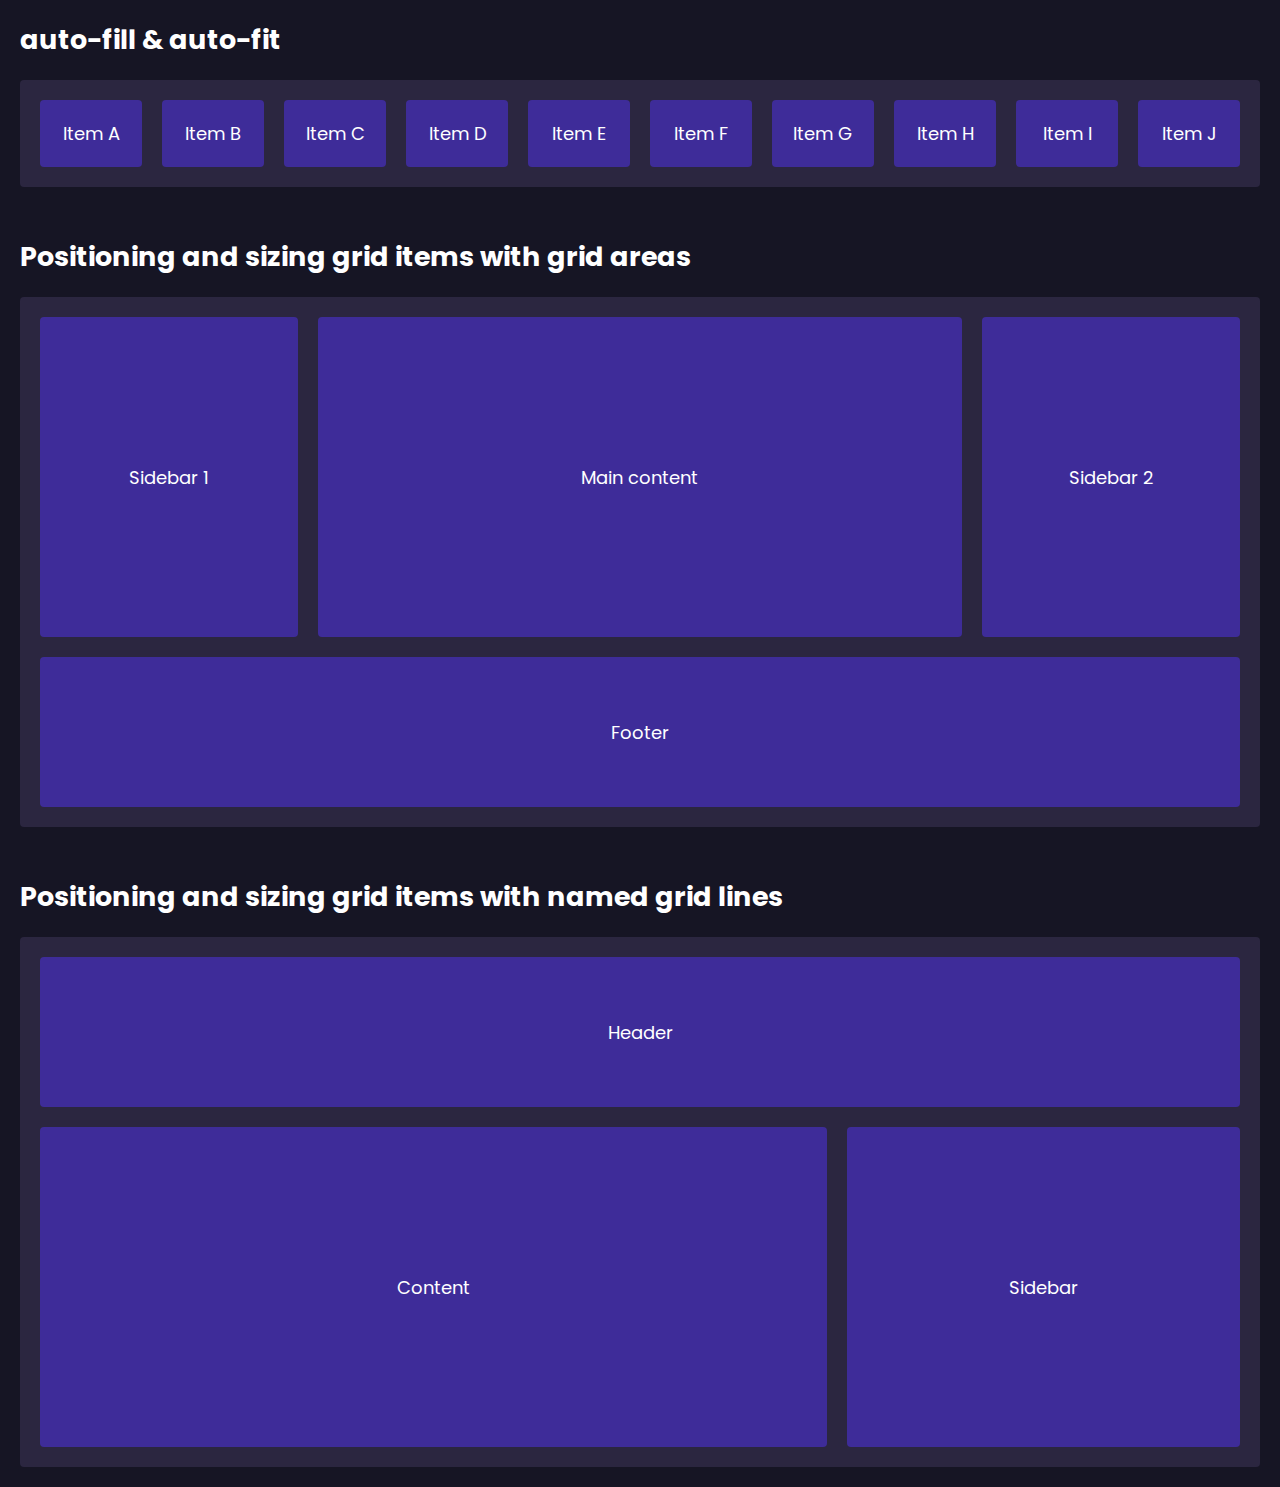
<file: index.html>
<!DOCTYPE html>
<html lang="en">
  <head>
    <meta charset="UTF-8" />
    <meta http-equiv="X-UA-Compatible" content="IE=edge" />
    <meta name="viewport" content="width=device-width, initial-scale=1.0" />
    <link
      href="https://fonts.googleapis.com/css2?family=Poppins:wght@400;600&display=swap"
      rel="stylesheet"
    />
    <link rel="stylesheet" href="styles.css" />
    <title>CSS Grid</title>
  </head>
  <body>
    <!-- Emmet code -> .container>.item.item-${$}*10 -->
    <!-- <section class="section">
      <h2 class="heading">Placing and sizing grid items</h2>
      <div class="container container-1">
        <div class="item item-1">1</div>
        <div class="item item-2">2</div>
        <div class="item item-3">3</div>
        <div class="item item-4">4</div>
        <div class="item item-5">5</div>
        <div class="item item-6">6</div>
        <div class="item item-7">7</div>
        <div class="item item-8">8</div>
        <div class="item item-9">9</div>
        <div class="item item-10">10</div>
        <div class="item item-11">11</div>
        <div class="item item-12">12</div>
        <div class="item item-13">13</div>
        <div class="item item-14">14</div>
        <div class="item item-15">15</div>
        <div class="item item-16">16</div>
        <div class="item item-17">17</div>
        <div class="item item-18">18</div>
        <div class="item item-19">19</div>
        <div class="item item-20">20</div>
        <div class="item item-21">21</div>
        <div class="item item-22">22</div>
        <div class="item item-23">23</div>
        <div class="item item-24">24</div>
        <div class="item item-25">25</div>
        <div class="item item-26">26</div>
        <div class="item item-27">27</div>
        <div class="item item-28">28</div>
        <div class="item item-29">29</div>
        <div class="item item-30">30</div>
      </div>
    </section> -->

    <section class="section">
      <h2 class="heading">auto-fill & auto-fit</h2>
      <div class="container container-2">
        <div class="item item-a">Item A</div>
        <div class="item item-b">Item B</div>
        <div class="item item-c">Item C</div>
        <div class="item item-d">Item D</div>
        <div class="item item-e">Item E</div>
        <div class="item item-f">Item F</div>
        <div class="item item-g">Item G</div>
        <div class="item item-h">Item H</div>
        <div class="item item-i">Item I</div>
        <div class="item item-j">Item J</div>
      </div>
    </section>

    <section class="section">
      <h2 class="heading">Positioning and sizing grid items with grid areas</h2>
      <div class="container container-3">
        <div class="item sidebar-1">Sidebar 1</div>
        <div class="item main-content">Main content</div>
        <div class="item sidebar-2">Sidebar 2</div>
        <div class="item footer">Footer</div>
      </div>
    </section>

    <section class="section">
      <h2 class="heading">
        Positioning and sizing grid items with named grid lines
      </h2>
      <div class="container container-4">
        <div class="item header">Header</div>
        <div class="item content">Content</div>
        <div class="item sidebar">Sidebar</div>
      </div>
    </section>
  </body>
</html>
</file>
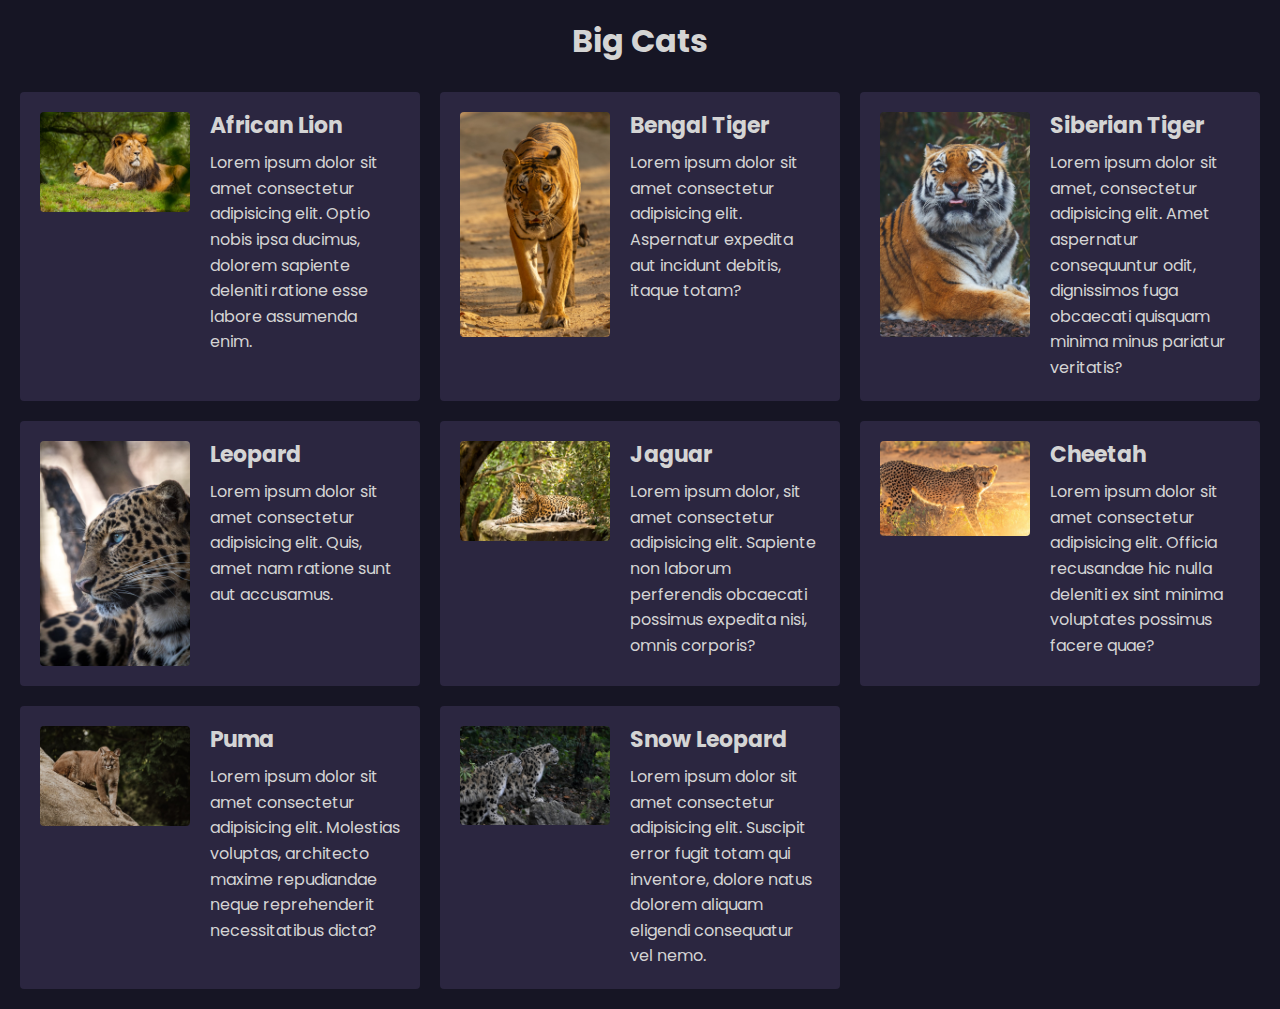
<file: big-cats.html>
<!DOCTYPE html>
<html lang="en">
  <head>
    <meta charset="UTF-8" />
    <meta http-equiv="X-UA-Compatible" content="IE=edge" />
    <meta name="viewport" content="width=device-width, initial-scale=1.0" />
    <link
      href="https://fonts.googleapis.com/css2?family=Poppins:wght@400;600&display=swap"
      rel="stylesheet"
    />
    <link rel="stylesheet" href="big-cats.css" />
    <title>Big Cats</title>
  </head>
  <body>
    <h1 class="website-title">Big Cats</h1>
    <ul class="big-cats">
      <li class="big-cat">
        <img
          src="img/lion.jpg"
          alt="African Lion resting with its cub"
          class="image"
        />
        <div class="text-content">
          <h3 class="big-cat-title">African Lion</h3>
          <p class="description">
            Lorem ipsum dolor sit amet consectetur adipisicing elit. Optio nobis
            ipsa ducimus, dolorem sapiente deleniti ratione esse labore
            assumenda enim.
          </p>
        </div>
      </li>
      <li class="big-cat">
        <img
          src="img/bengal-tiger.jpg"
          alt="Bengal Tiger walking"
          class="image"
        />
        <div class="text-content">
          <h3 class="big-cat-title">Bengal Tiger</h3>
          <p class="description">
            Lorem ipsum dolor sit amet consectetur adipisicing elit. Aspernatur
            expedita aut incidunt debitis, itaque totam?
          </p>
        </div>
      </li>
      <li class="big-cat">
        <img
          src="img/siberian-tiger.jpg"
          alt="Siberian Tiger resting"
          class="image"
        />
        <div class="text-content">
          <h3 class="big-cat-title">Siberian Tiger</h3>
          <p class="description">
            Lorem ipsum dolor sit amet, consectetur adipisicing elit. Amet
            aspernatur consequuntur odit, dignissimos fuga obcaecati quisquam
            minima minus pariatur veritatis?
          </p>
        </div>
      </li>
      <li class="big-cat">
        <img src="img/leopard.jpg" alt="Leopard resting" class="image" />
        <div class="text-content">
          <h3 class="big-cat-title">Leopard</h3>
          <p class="description">
            Lorem ipsum dolor sit amet consectetur adipisicing elit. Quis, amet
            nam ratione sunt aut accusamus.
          </p>
        </div>
      </li>
      <li class="big-cat">
        <img
          src="img/jaguar.jpg"
          alt="Jaguar resting on a large rock"
          class="image"
        />
        <div class="text-content">
          <h3 class="big-cat-title">Jaguar</h3>
          <p class="description">
            Lorem ipsum dolor, sit amet consectetur adipisicing elit. Sapiente
            non laborum perferendis obcaecati possimus expedita nisi, omnis
            corporis?
          </p>
        </div>
      </li>
      <li class="big-cat">
        <img
          src="img/cheetah.jpg"
          alt="A Cheetah standing in the savannah"
          class="image"
        />
        <div class="text-content">
          <h3 class="big-cat-title">Cheetah</h3>
          <p class="description">
            Lorem ipsum dolor sit amet consectetur adipisicing elit. Officia
            recusandae hic nulla deleniti ex sint minima voluptates possimus
            facere quae?
          </p>
        </div>
      </li>
      <li class="big-cat">
        <img
          src="img/puma.jpg"
          alt="A cougar sitting and carefully watching something from a boulder"
          class="image"
        />
        <div class="text-content">
          <h3 class="big-cat-title">Puma</h3>
          <p class="description">
            Lorem ipsum dolor sit amet consectetur adipisicing elit. Molestias
            voluptas, architecto maxime repudiandae neque reprehenderit
            necessitatibus dicta?
          </p>
        </div>
      </li>
      <li class="big-cat">
        <img
          src="img/snow-leopard.jpg"
          alt="Two Snow Leopards watching something in a forest"
          class="image"
        />
        <div class="text-content">
          <h3 class="big-cat-title">Snow Leopard</h3>
          <p class="description">
            Lorem ipsum dolor sit amet consectetur adipisicing elit. Suscipit
            error fugit totam qui inventore, dolore natus dolorem aliquam
            eligendi consequatur vel nemo.
          </p>
        </div>
      </li>
    </ul>
  </body>
</html>
</file>
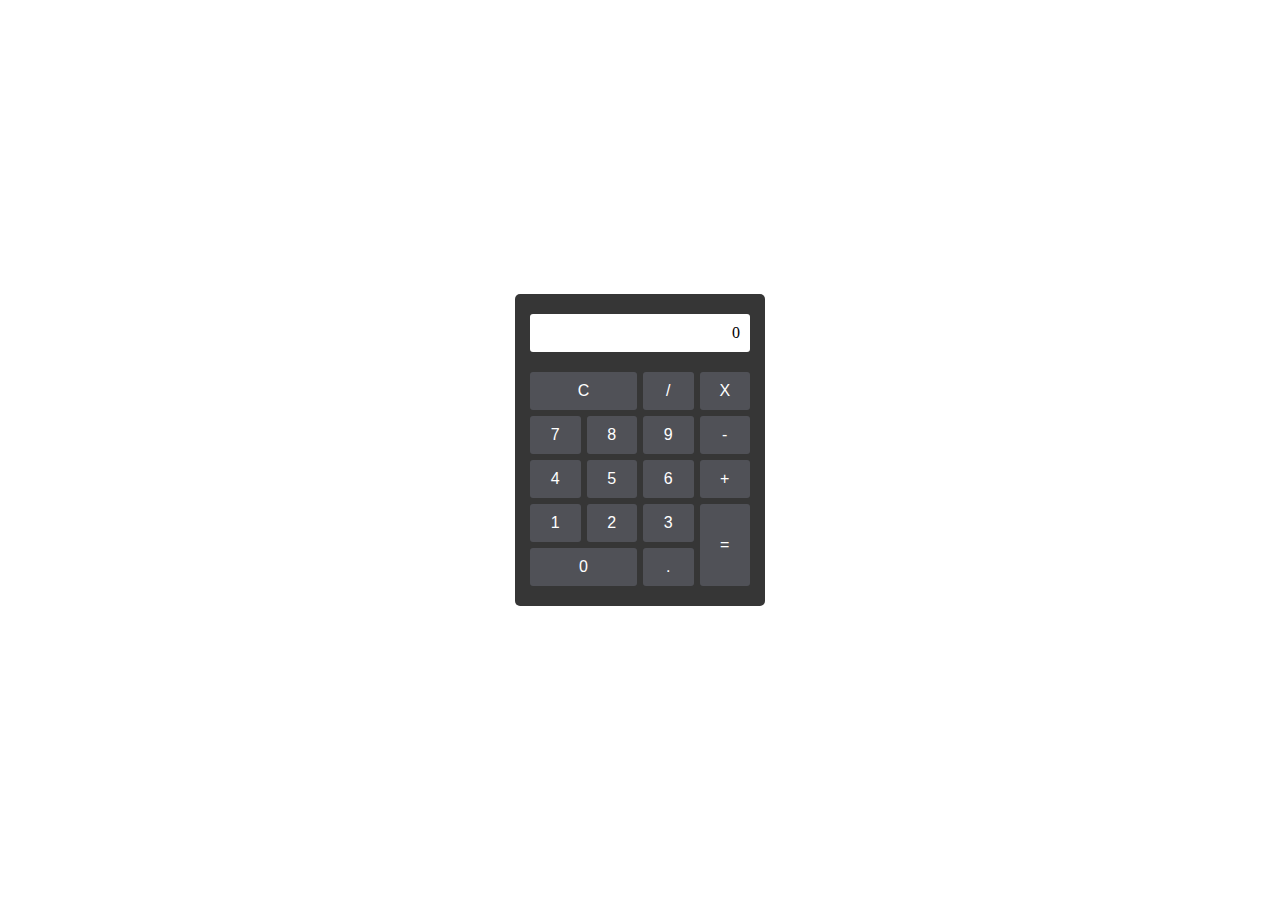
<file: calculator.html>
<!DOCTYPE html>
<html lang="en">
  <head>
    <meta charset="UTF-8" />
    <meta http-equiv="X-UA-Compatible" content="IE=edge" />
    <meta name="viewport" content="width=device-width, initial-scale=1.0" />
    <link rel="stylesheet" href="./calculator.css" />
    <title>Calculator</title>
  </head>
  <body>
    <div class="calculator__container">
      <div class="calculator__result-display" type="number" placeholder="0">
        0
      </div>
      <div class="calculator__button-container">
        <button class="calculator__button col-span-2">C</button>
        <button class="calculator__button">/</button>
        <button class="calculator__button">X</button>
        <button class="calculator__button">7</button>
        <button class="calculator__button">8</button>
        <button class="calculator__button">9</button>
        <button class="calculator__button">-</button>
        <button class="calculator__button">4</button>
        <button class="calculator__button">5</button>
        <button class="calculator__button">6</button>
        <button class="calculator__button">+</button>
        <button class="calculator__button">1</button>
        <button class="calculator__button">2</button>
        <button class="calculator__button">3</button>
        <button class="calculator__button row-span-2">=</button>
        <button class="calculator__button col-span-2">0</button>
        <button class="calculator__button">.</button>
      </div>
    </div>
  </body>
</html>
</file>
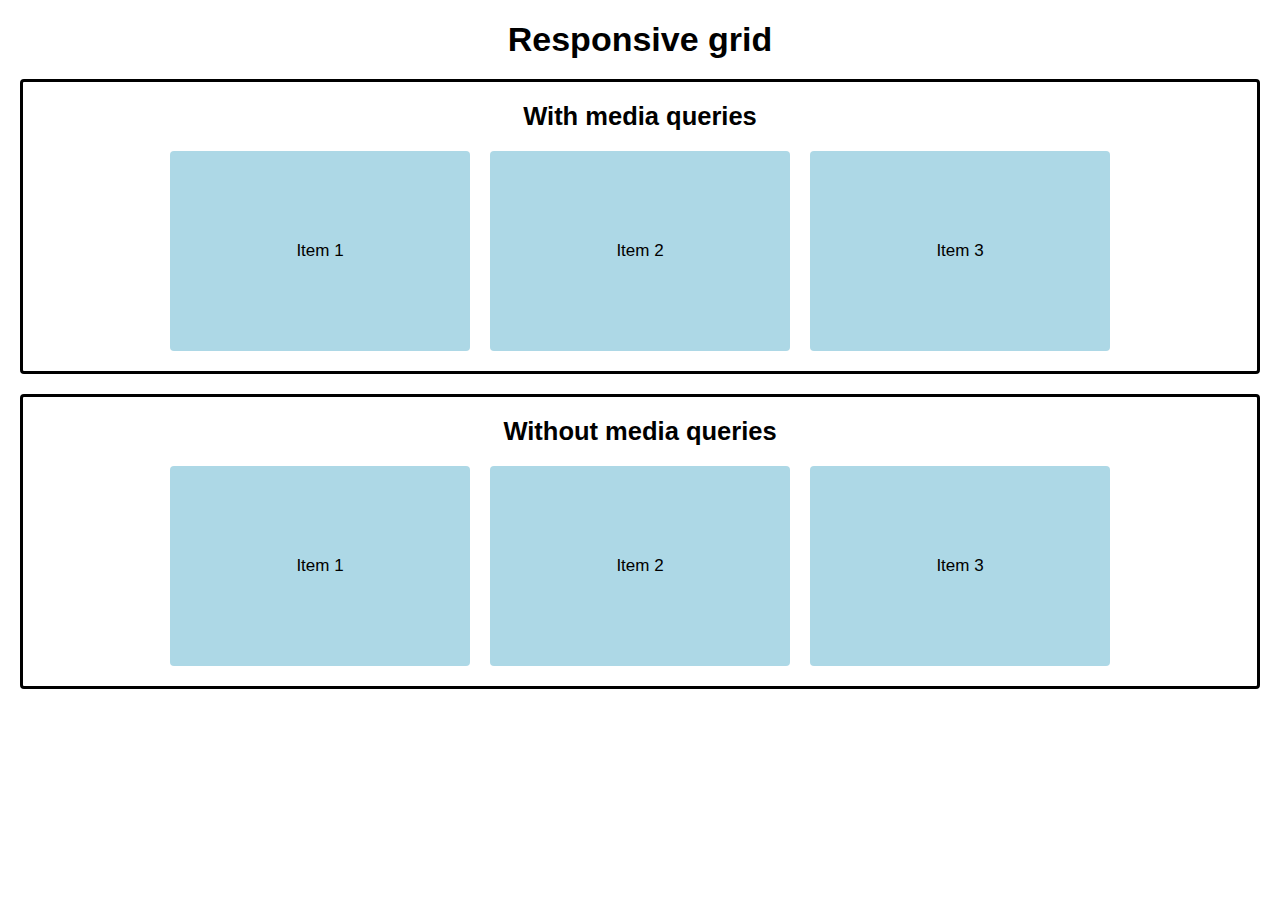
<file: responsive-grid.html>
<!DOCTYPE html>
<html lang="en">
  <head>
    <meta charset="UTF-8" />
    <meta http-equiv="X-UA-Compatible" content="IE=edge" />
    <meta name="viewport" content="width=device-width, initial-scale=1.0" />
    <link rel="stylesheet" href="./responsive-grid.css" />
    <title>Responsive Grid</title>
  </head>
  <body>
    <h1 class="main__title">Responsive grid</h1>
    <section class="section">
      <h2 class="section__title">With media queries</h2>
      <ul class="section__items section__items--media-queries">
        <li class="section__item">Item 1</li>
        <li class="section__item">Item 2</li>
        <li class="section__item">Item 3</li>
      </ul>
    </section>
    <section class="section">
      <h2 class="section__title">Without media queries</h2>
      <ul class="section__items section__items--no-media-queries">
        <li class="section__item">Item 1</li>
        <li class="section__item">Item 2</li>
        <li class="section__item">Item 3</li>
      </ul>
    </section>
  </body>
</html>
</file>
<file: styles.css>
*,
*::before,
*::after {
  margin: 0;
  padding: 0;
  box-sizing: inherit;
}

:root {
  --clr-primary: #3e2c99;
  --clr-text: #fff;
  --clr-background: #161524;
}

html {
  font-size: 62.5%;
  box-sizing: border-box;
}

body {
  font-size: 1.8rem;
  font-family: "Poppins", sans-serif;
  color: var(--clr-text);
  background-color: var(--clr-background);
  padding: 2rem;
}

.heading {
  margin-bottom: 2rem;
}

.section:not(:last-of-type) {
  margin-bottom: 5rem;
}

/* container */

.container {
  background-color: #2b2640;
  border-radius: 4px;
  padding: 2rem;
  display: grid;
  gap: 2rem;
}

/* item */

.item {
  padding: 2rem;
  border-radius: 4px;
  background-color: var(--clr-primary);
  display: grid;
  place-content: center;
}

/* container-1 */

.container-1 {
  grid-template-columns: repeat(5, 1fr 2fr);
  grid-template-rows: repeat(10, 50px);
}

.item-1 {
  grid-column: 3 / 5;
}

.item-2 {
  grid-column: 5 / -1;
}

.item-5 {
  grid-column: span 2;
  grid-row: span 2;
}

.item-8 {
  grid-row: span 2;
}

.item-15 {
  grid-column: 1 / -1;
}

.item-18 {
  grid-column: span 4 / 9;
}

.item-20 {
  grid-row: 4 / span 3;
}

/* container-2 */

.container-2 {
  grid-template-columns: repeat(auto-fit, minmax(10rem, 1fr));
}

/* container-3 */

.container-3 {
  grid-template-columns: 2fr 5fr 2fr;
  grid-template-rows: repeat(3, 15rem);
  grid-template-areas:
    "sidebar-1 main-content sidebar-2"
    "sidebar-1 main-content sidebar-2"
    "footer footer footer";
}

/* 700px */
@media only screen and (max-width: 43.75em) {
  .container-3 {
    grid-template-columns: repeat(2, 1fr);
    grid-template-areas:
      "main-content main-content"
      "sidebar-1 sidebar-2"
      "footer footer";
  }
}

.sidebar-1 {
  grid-area: sidebar-1;
}

.sidebar-2 {
  grid-area: sidebar-2;
}

.main-content {
  grid-area: main-content;
}

.footer {
  grid-area: footer;
}

/* container-4 */

.container-4 {
  grid-template-columns: [grid-start] 2fr 1fr [grid-end];
  grid-template-rows: [grid-top] 15rem [header-end] 15rem 15rem [grid-end];
}

.header {
  grid-column: grid-start / grid-end;
}

.content {
  grid-row: header-end / grid-end;
}

.sidebar {
  grid-row: header-end / grid-end;
}
</file>
<file: big-cats.css>
*,
*::before,
*::after {
  margin: 0;
  padding: 0;
  box-sizing: inherit;
}

:root {
  --clr-dark-grey: #2b2640;
  --clr-text: #d4d4d4;
  --clr-background: #161524;
}

html {
  font-size: 62.5%;
  box-sizing: border-box;
}

@media only screen and (max-width: 500px) {
  html {
    font-size: 50%;
  }
}

body {
  font-size: 1.6rem;
  font-family: "Poppins", sans-serif;
  color: var(--clr-text);
  background-color: var(--clr-background);
  padding: 2rem;
}

h1,
h2,
h3 {
  line-height: 1.3;
}

p {
  line-height: 1.6;
}

.website-title {
  margin-bottom: 3rem;
  text-align: center;
}

.big-cats {
  list-style: none;
  display: grid;
  grid-template-columns: repeat(auto-fit, minmax(40rem, 1fr));
  gap: 2rem;
}

.big-cat {
  background-color: var(--clr-dark-grey);
  padding: 2rem;
  border-radius: 4px;

  display: grid;
  gap: 2rem;
  grid-template-columns: 15rem 1fr;
}

@media only screen and (max-width: 500px) {
  .big-cat {
    grid-template-columns: 1fr;
  }
}

.big-cat-title {
  margin-bottom: 1rem;
}

.image {
  border-radius: 4px;
  width: 100%;
}

.big-cat-title {
  font-size: 2.2rem;
}
</file>
<file: calculator.css>
*,
*::before,
*::after {
  margin: 0;
  padding: 0;
  box-sizing: inherit;
}

html {
  font-size: 62.5%;
  box-sizing: border-box;
}

body {
  font-size: 1.6rem;
  height: 100vh;
  display: flex;
  justify-content: center;
  align-items: center;
  padding: 1rem;
}

.calculator__container {
  width: 100%;
  max-width: 25rem;
  padding: 2rem 1.5rem;
  border-radius: 5px;
  background-color: #363636;
}

.calculator__result-display {
  margin-bottom: 2rem;
  padding: 1rem;
  background-color: #fff;
  border-radius: 3px;
  text-align: right;
}

.calculator__button-container {
  display: grid;
  grid-template-columns: repeat(4, 1fr);
  gap: 6px;
}

.calculator__button {
  border: none;
  background-color: #505157;
  color: #fff;
  border-radius: 3px;
  padding: 1rem;
  font-size: 1.6rem;
  cursor: pointer;
}

/* Utilities */

.row-span-2 {
  grid-row: span 2;
}

.col-span-2 {
  grid-column: span 2;
}
</file>
<file: responsive-grid.css>
*,
*::before,
*::after {
  margin: 0;
  padding: 0;
  box-sizing: inherit;
}

:root {
  --spacing: 2rem;
}

html {
  box-sizing: border-box;
  font-size: 62.5%;
}

body {
  font-size: 1.7rem;
  font-family: Arial, Helvetica, sans-serif;
  padding: var(--spacing);
}

.main__title {
  text-align: center;
}

.section {
  padding: var(--spacing);
  border: solid;
  border-radius: 4px;
  margin-top: var(--spacing);
}

.section__title {
  text-align: center;
  margin-bottom: var(--spacing);
}

.section__items {
  list-style: none;
  display: grid;
  gap: var(--spacing);
  /* this will center the grid horizontally */
  justify-content: center;
}

.section__items--media-queries {
  grid-template-columns: repeat(3, 30rem);
}

.section__items--no-media-queries {
  /* - with auto-fit, grid will try to fit as many columns as possible (empty columns will be collapsed)
     - each column cannot be more than 30rem wide and cannot be less than 15rem wide
     - this way, we can create responsive grids without using any media queries
  */
  grid-template-columns: repeat(auto-fit, minmax(15rem, 30rem));
}

.section__item {
  background-color: lightblue;
  border-radius: 4px;
  height: 20rem;
  /* just to center its content */
  display: flex;
  justify-content: center;
  align-items: center;
}

/* Media queries */

/* 64 * 16px = 1024px */
@media only screen and (max-width: 64em) {
  .section__items--media-queries {
    /* going from 3 columns to 2 columns */
    grid-template-columns: repeat(2, 30rem);
  }
}
/* 43.75 * 16px = 700px */
@media only screen and (max-width: 43.75em) {
  /* going from 2 columns to 1 column that's 30rem wide */
  .section__items--media-queries {
    grid-template-columns: 30rem;
  }
}

/* 23.75 * 16px = 380px */
@media only screen and (max-width: 23.75em) {
  /* going from 2 columns to a single column that will occupy all the available space */
  .section__items--media-queries {
    grid-template-columns: 1fr;
  }
}
</file>
